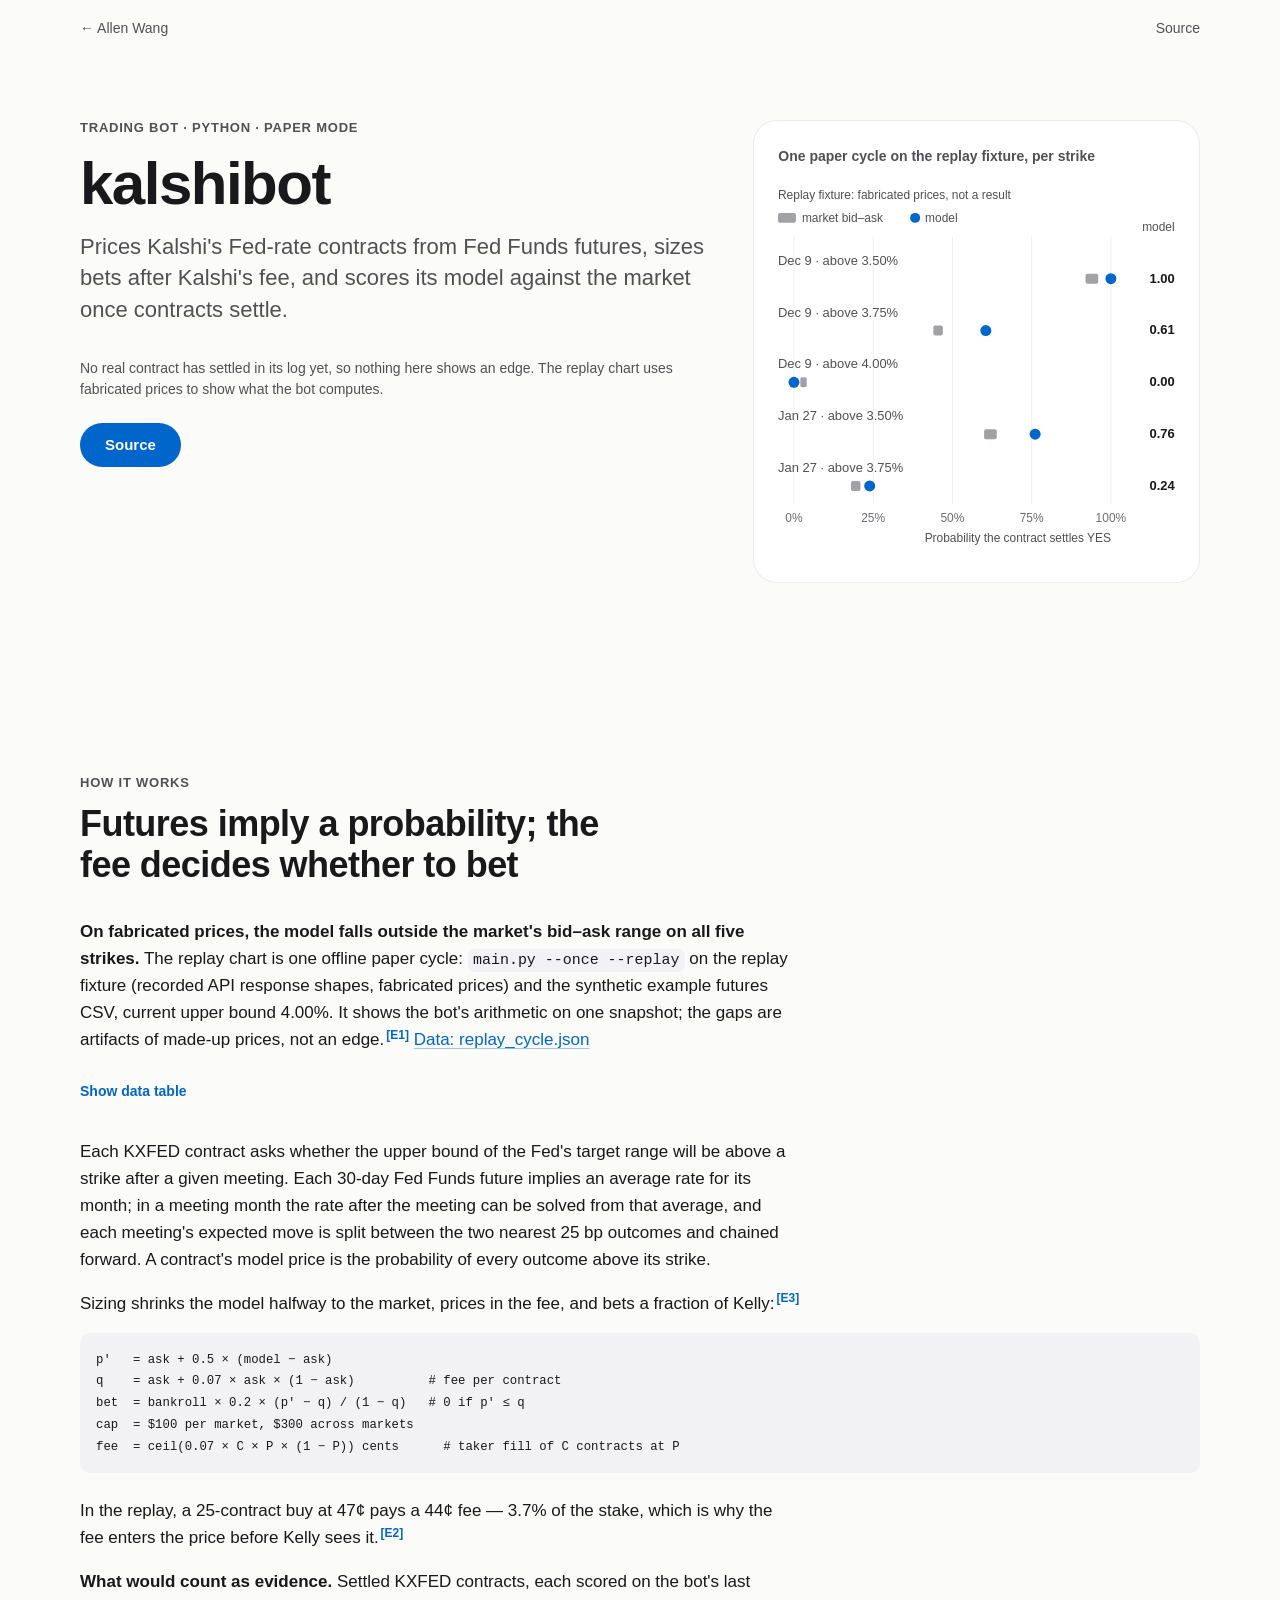
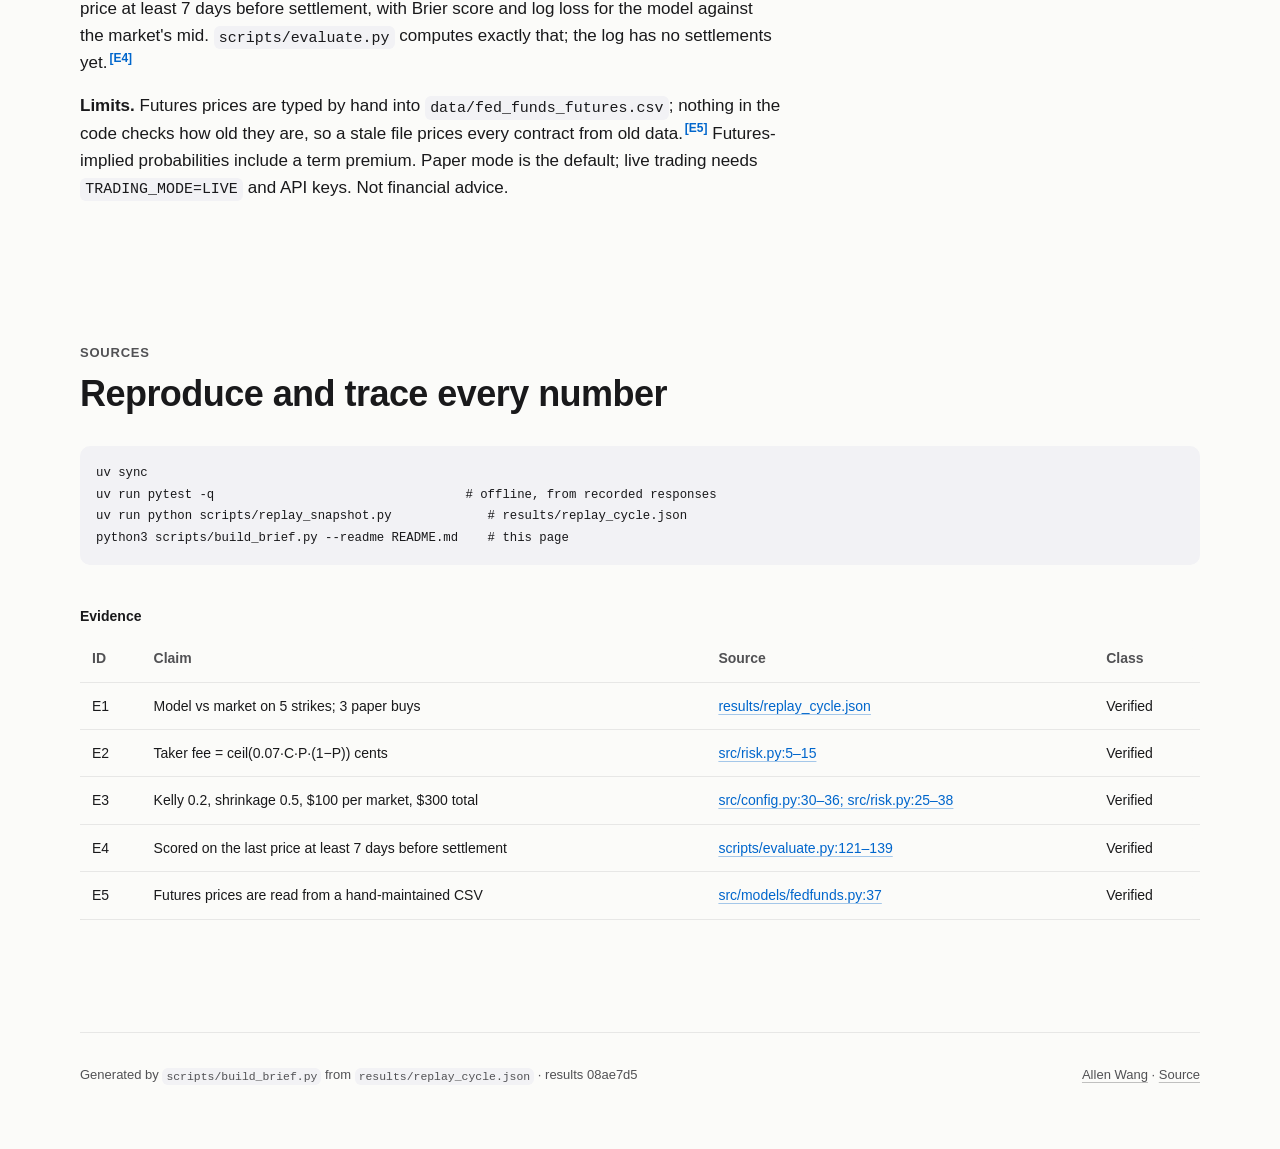
<file: docs/index.html>
<!doctype html>
<html lang="en">
<head>
<meta charset="utf-8">
<meta name="viewport" content="width=device-width, initial-scale=1">
<title>kalshibot · Allen Wang</title>
<meta name="description" content="A paper-trading bot that prices Kalshi Fed-rate contracts from Fed Funds futures and sizes bets after fees. No settled contracts yet, so no edge is claimed.">
<link rel="canonical" href="https://allenwang0.github.io/kalshibot/">
<meta name="color-scheme" content="light dark">
<meta property="og:type" content="article">
<meta property="og:title" content="kalshibot · Allen Wang">
<meta property="og:description" content="A paper-trading bot that prices Kalshi Fed-rate contracts from Fed Funds futures and sizes bets after fees. No settled contracts yet, so no edge is claimed.">
<meta property="og:url" content="https://allenwang0.github.io/kalshibot/">
<meta property="og:site_name" content="Allen Wang">
<script>try{var t=localStorage.getItem("theme");if(t==="light"||t==="dark")document.documentElement.setAttribute("data-theme",t)}catch(e){}addEventListener("beforeprint",function(){document.querySelectorAll("details").forEach(function(d){d.open=true})});</script>
<style>
/* report-kit v1.1 — shared tokens and components for project reports. Inlined by report_kit.py. */
:root {
  --space-1: 4px; --space-2: 8px; --space-3: 12px; --space-4: 16px; --space-5: 24px;
  --space-6: 32px; --space-7: 48px; --space-8: 64px; --space-9: 96px; --space-10: 128px;
  --page-max: 1120px; --measure: 720px; --gutter: 48px; --section-gap: 112px;
  --card-gap: 20px; --card-pad: 32px; --radius-card: 24px; --radius-sm: 10px; --nav-h: 44px;
  --font: -apple-system, BlinkMacSystemFont, "SF Pro Text", "Inter", "Segoe UI", Roboto, sans-serif;
  --mono: ui-monospace, "SF Mono", "JetBrains Mono", Menlo, Consolas, monospace;
  --fs-eyebrow: 13px; --fs-hero: clamp(36px, 5.2vw, 60px); --fs-hero-metric: clamp(44px, 7vw, 76px);
  --fs-h2: clamp(26px, 3.2vw, 36px); --fs-h3: 21px; --fs-card-h: clamp(17px, 1.6vw, 20px);
  --fs-card-metric: clamp(32px, 4vw, 44px); --fs-body: 17px; --fs-small: 14px; --fs-chart: 13px; --fs-code: 14px;
  --ease: cubic-bezier(.2, 0, 0, 1); --ease-out: cubic-bezier(.16, 1, .3, 1);
  --t-fast: 150ms; --t-mid: 220ms; --t-reveal: 320ms;
  --canvas: #FBFBF9; --surface: #FFFFFF; --surface-sunk: #F2F2F5;
  --text: #19191B; --text-2: #515154; --text-3: #6E6E73;
  --border: rgba(0, 0, 0, .08); --grid: rgba(0, 0, 0, .07);
  --accent: #0066CC; --focus-ring: 0 0 0 3px rgba(0, 102, 204, .45); --data-muted: #A1A1A6;
  --data-1: #0066CC; --data-2: #E07A00; --data-3: #2A9D8F; --data-4: #8E5BD0; --data-5: #C2410C; --data-6: #5F6B7A;
  --good: #1F7A4D; --bad: #B3261E; --caution: #8A5A00;
  color-scheme: light;
}
@media (prefers-color-scheme: dark) {
  :root:not([data-theme="light"]) {
    --canvas: #0B0B0B; --surface: #161618; --surface-sunk: #1F1F22;
    --text: #F5F5F7; --text-2: #A1A1A6; --text-3: #8A8A8E;
    --border: rgba(255, 255, 255, .10); --grid: rgba(255, 255, 255, .08);
    --accent: #3D9BFF; --focus-ring: 0 0 0 3px rgba(61, 155, 255, .55); --data-muted: #636366;
    --data-1: #3D9BFF; --data-2: #FF9A2E; --data-3: #45C2B3; --data-4: #AC82E6; --data-5: #EE6A33; --data-6: #8896A8;
    --good: #4CC38A; --bad: #F2726A; --caution: #E0B04A;
    color-scheme: dark;
  }
}
:root[data-theme="dark"] {
  --canvas: #0B0B0B; --surface: #161618; --surface-sunk: #1F1F22;
  --text: #F5F5F7; --text-2: #A1A1A6; --text-3: #8A8A8E;
  --border: rgba(255, 255, 255, .10); --grid: rgba(255, 255, 255, .08);
  --accent: #3D9BFF; --focus-ring: 0 0 0 3px rgba(61, 155, 255, .55); --data-muted: #636366;
  --data-1: #3D9BFF; --data-2: #FF9A2E; --data-3: #45C2B3; --data-4: #AC82E6; --data-5: #EE6A33; --data-6: #8896A8;
  --good: #4CC38A; --bad: #F2726A; --caution: #E0B04A;
  color-scheme: dark;
}
@media (max-width: 1067px) {
  :root { --measure: 680px; --gutter: 32px; --section-gap: 88px; --card-gap: 16px; --card-pad: 28px; }
}
@media (max-width: 734px) {
  :root { --measure: 100%; --gutter: 20px; --section-gap: 64px; --card-gap: 12px; --card-pad: 20px;
    --radius-card: 20px; --radius-sm: 8px; --fs-body: 16px; --fs-chart: 12px; }
}

/* Base */
*, *::before, *::after { box-sizing: border-box; }
html { scroll-behavior: smooth; -webkit-text-size-adjust: 100%; }
body { margin: 0; background: var(--canvas); color: var(--text); font: 400 var(--fs-body)/1.6 var(--font);
  -webkit-font-smoothing: antialiased; text-rendering: optimizeLegibility; }
h1, h2, h3, h4 { margin: 0; text-wrap: balance; }
p, li { text-wrap: pretty; }
p { margin: 0 0 var(--space-4); }
a { color: var(--accent); text-decoration: underline; text-decoration-thickness: 1px; text-underline-offset: 3px;
  text-decoration-color: color-mix(in srgb, currentColor 35%, transparent); transition: text-decoration-color var(--t-fast) var(--ease); }
a:hover { text-decoration-color: currentColor; }
:focus-visible { outline: 2px solid var(--accent); outline-offset: 2px; box-shadow: var(--focus-ring); border-radius: 4px; }
[id] { scroll-margin-top: calc(var(--nav-h) + var(--space-5)); }
code, pre, kbd { font-family: var(--mono); font-size: .88em; }
.num, table, .tabular, svg text { font-variant-numeric: tabular-nums; }
.sr-only { position: absolute; width: 1px; height: 1px; overflow: hidden; clip: rect(0 0 0 0); white-space: nowrap; }
.skip { position: absolute; left: var(--space-4); top: -60px; padding: var(--space-3) var(--space-4); background: var(--surface);
  border-radius: var(--radius-sm); z-index: 10; }
.skip:focus { top: var(--space-3); }
.wrap { max-width: calc(var(--page-max) + 2 * var(--gutter)); margin: 0 auto; padding: 0 var(--gutter); }
.prose { max-width: var(--measure); }
.muted { color: var(--text-2); }

/* Report header (identity row) */
.report-header { display: flex; justify-content: space-between; align-items: center; gap: var(--space-4);
  min-height: 56px; font-size: var(--fs-small); }
.report-header a { color: var(--text-2); text-decoration: none; padding: var(--space-3) 0; }
.report-header a:hover { color: var(--text); }

/* Hero */
.hero { padding-block: var(--space-8); }
.hero-grid { display: grid; grid-template-columns: 7fr 5fr; gap: var(--space-7); align-items: start; }
.eyebrow { font-size: var(--fs-eyebrow); font-weight: 600; line-height: 1.2; letter-spacing: .06em; text-transform: uppercase;
  color: var(--text-2); margin: 0 0 var(--space-4); }
.hero-title { font-size: var(--fs-hero); font-weight: 700; line-height: 1.05; letter-spacing: -.025em; }
.hero-sub { font-size: clamp(19px, 1.9vw, 22px); line-height: 1.45; color: var(--text-2); margin: var(--space-4) 0 var(--space-6); max-width: 34em; }
.hero-metric { margin: 0 0 var(--space-4); }
.hero-metric .value { display: block; font-size: var(--fs-hero-metric); font-weight: 700; line-height: 1; letter-spacing: -.03em;
  color: var(--accent); font-variant-numeric: tabular-nums; }
.hero-metric .label { display: block; margin-top: var(--space-2); font-size: 19px; font-weight: 600; line-height: 1.35; }
.hero-support { font-size: var(--fs-body); margin: 0 0 var(--space-2); }
.hero-context { font-size: var(--fs-small); line-height: 1.45; color: var(--text-2); margin: 0 0 var(--space-5); }
.actions { display: flex; flex-wrap: wrap; gap: var(--space-3); }
.btn { display: inline-flex; align-items: center; min-height: 44px; padding: 0 var(--space-5); border-radius: 999px;
  font-size: 15px; font-weight: 600; text-decoration: none; border: 1px solid var(--border); color: var(--text); background: var(--surface);
  transition: background var(--t-fast) var(--ease), transform var(--t-fast) var(--ease); }
.btn:hover { background: var(--surface-sunk); }
.btn:active { transform: scale(.98); }
.btn-primary { background: var(--accent); border-color: transparent; color: var(--canvas); }
.btn-primary:hover { background: color-mix(in srgb, var(--accent) 88%, #000); }
.hero-figure { margin: 0; background: var(--surface); border: 1px solid var(--border); border-radius: var(--radius-card); padding: var(--space-5); }
.hero-figure .card-label { margin-bottom: var(--space-4); }

/* Sticky section nav */
.report-nav { position: sticky; top: 0; z-index: 5; background: color-mix(in srgb, var(--canvas) 86%, transparent);
  -webkit-backdrop-filter: saturate(1.8) blur(16px); backdrop-filter: saturate(1.8) blur(16px); border-bottom: 1px solid var(--border); }
.report-nav ul, .report-toc ul { display: flex; gap: 0 var(--space-5); margin: 0 auto; padding: 0 var(--gutter); max-width: calc(var(--page-max) + 2 * var(--gutter));
  list-style: none; overflow-x: auto; scrollbar-width: none; }
.report-nav a, .report-toc a { display: flex; align-items: center; min-height: var(--nav-h); white-space: nowrap; font-size: var(--fs-small);
  color: var(--text-2); text-decoration: none; }
.report-nav a:hover, .report-toc a:hover { color: var(--text); }
/* Inline contents (Tier B): the nav's type and divider, not sticky, wraps instead of scrolling */
.report-toc { border-bottom: 1px solid var(--border); }
.report-toc ul { flex-wrap: wrap; overflow: visible; }

/* Sections */
.section { padding-top: var(--section-gap); }
.section-head { margin: 0 0 var(--space-6); max-width: var(--measure); }
.section-head h2 { font-size: var(--fs-h2); font-weight: 650; line-height: 1.15; letter-spacing: -.015em; }
.section-head .eyebrow { margin-bottom: var(--space-3); }
.section-head p { margin: var(--space-4) 0 0; color: var(--text-2); }
h3.sub { font-size: var(--fs-h3); font-weight: 600; line-height: 1.25; letter-spacing: -.01em; margin: var(--space-6) 0 var(--space-3); }
.anchor { margin-left: .3em; color: var(--text-3); text-decoration: none; opacity: 0; transition: opacity var(--t-fast) var(--ease); }
h2:hover .anchor, .anchor:focus-visible { opacity: 1; }

/* Bento grid: 12 / 6 / 1 columns */
.bento { display: grid; grid-template-columns: repeat(12, minmax(0, 1fr)); gap: var(--card-gap); align-items: start; }
.span-12 { grid-column: span 12; } .span-8 { grid-column: span 8; } .span-6 { grid-column: span 6; } .span-4 { grid-column: span 4; }
@media (max-width: 1067px) {
  .bento { grid-template-columns: repeat(6, minmax(0, 1fr)); }
  .span-12, .span-8, .span-4 { grid-column: span 6; } .span-6 { grid-column: span 3; }
  .hero-grid { grid-template-columns: 1fr; gap: var(--space-6); }
}
@media (max-width: 734px) {
  .bento { grid-template-columns: minmax(0, 1fr); }
  .bento > * { grid-column: 1 / -1; order: var(--p, 0); }
  .hero { padding-block: var(--space-6) var(--space-7); }
}

/* Cards */
.card { background: var(--surface); border: 1px solid var(--border); border-radius: var(--radius-card); padding: var(--card-pad); min-width: 0; }
a.card { display: block; color: inherit; text-decoration: none; transition: box-shadow var(--t-fast) var(--ease), transform var(--t-fast) var(--ease); }
a.card:hover { box-shadow: 0 6px 24px rgba(0, 0, 0, .06); transform: translateY(-2px); }
.card-heading { font-size: var(--fs-card-h); font-weight: 600; line-height: 1.3; margin: 0 0 var(--space-3); }
.card p { font-size: 15px; line-height: 1.55; color: var(--text-2); margin: 0 0 var(--space-3); }
.card p:last-child { margin-bottom: 0; }
.card-label { font-size: var(--fs-small); font-weight: 600; color: var(--text-2); margin: 0 0 var(--space-2); }
.metric { margin: 0 0 var(--space-3); }
.metric dt { font-size: var(--fs-small); font-weight: 600; color: var(--text-2); margin-bottom: var(--space-2); }
.metric dd { margin: 0; font-size: var(--fs-card-metric); font-weight: 650; line-height: 1.05; letter-spacing: -.02em; font-variant-numeric: tabular-nums; }
.metric .unit { font-size: .5em; font-weight: 600; letter-spacing: 0; color: var(--text-2); margin-left: .15em; }
.reported { display: inline-block; font-size: 12px; font-weight: 600; color: var(--caution); margin-left: var(--space-2); }

/* Comparison bars (HTML, inside cards) */
.cmp { display: grid; gap: var(--space-3); margin: var(--space-3) 0; }
.cmp-row { display: grid; grid-template-columns: minmax(0, 1fr); gap: var(--space-1); font-size: var(--fs-small); }
.cmp-head { display: flex; justify-content: space-between; gap: var(--space-3); }
.cmp-head b { font-weight: 600; font-variant-numeric: tabular-nums; }
.cmp-track { height: 8px; border-radius: 4px; background: var(--surface-sunk); overflow: hidden; }
.cmp-fill { display: block; height: 100%; border-radius: 4px; background: var(--data-muted); }
.cmp-fill.is-accent { background: var(--accent); }

/* Figure panel */
.figure { margin: 0; background: var(--surface); border: 1px solid var(--border); border-radius: var(--radius-card); padding: var(--card-pad); }
.figure + .figure, .figure + p, p + .figure, .note + .figure, .figure + .note { margin-top: var(--space-6); }
.fig-takeaway { font-size: var(--fs-card-h); font-weight: 600; line-height: 1.3; margin: 0 0 var(--space-1); }
.fig-question { font-size: var(--fs-small); color: var(--text-2); margin: 0 0 var(--space-5); }
svg[role=img] { max-width: 100%; height: auto; }
.fig-chart svg { display: block; width: 100%; overflow: visible; }
.v-t, .v-p { display: none; }
@media (max-width: 1067px) { .v-d { display: none; } .v-t { display: block; } }
@media (max-width: 734px) { .v-t { display: none; } .v-p { display: block; } }
.figure figcaption { font-size: var(--fs-small); line-height: 1.45; color: var(--text-2); margin-top: var(--space-5); max-width: var(--measure); }
.figure figcaption p { margin: 0 0 var(--space-2); }
.fig-chart img, .fig-chart picture, .hero-figure img, .hero-figure picture { display: block; max-width: 100%; height: auto; }
.fig-chart img, .hero-figure img { border-radius: var(--radius-sm); border: 1px solid var(--border); }
details.data { margin-top: var(--space-1); font-size: var(--fs-small); }
details.data summary { cursor: pointer; color: var(--accent); font-weight: 600; min-height: 44px; display: inline-flex; align-items: center; }
details.data summary::marker { color: var(--text-3); }

/* SVG chart grammar */
.c-axis { stroke: var(--text-3); stroke-width: 1; fill: none; }
.c-grid { stroke: var(--grid); stroke-width: 1; fill: none; }
.c-floor { stroke: var(--text-3); stroke-width: 1; stroke-dasharray: 4 3; fill: none; }
.c-band { fill: var(--surface-sunk); }
.c-muted { fill: var(--data-muted); } .c-accent { fill: var(--accent); }
.c-stroke-muted { stroke: var(--data-muted); fill: none; } .c-stroke-accent { stroke: var(--accent); fill: none; }
.c-whisker { stroke: var(--text); stroke-width: 1.5; fill: none; }
.c-label { fill: var(--text-2); font: 500 var(--fs-chart)/1.3 var(--font); }
.c-value { fill: var(--text); font: 600 var(--fs-chart)/1.3 var(--font); }
.c-tick { fill: var(--text-3); font: 500 12px/1 var(--font); }
.c-title { fill: var(--text-2); font: 500 12px/1 var(--font); }
.c-hi { fill: var(--accent); font-weight: 600; }
.c-node { fill: var(--surface); stroke: var(--text-3); stroke-width: 1; }
.c-node-sunk { fill: var(--surface-sunk); stroke: none; }
.c-free { fill: none; stroke: var(--text-3); stroke-width: 1; stroke-dasharray: 3 2; }
.c-line { stroke: var(--text-3); stroke-width: 1; fill: none; }
.c-line-accent { stroke: var(--accent); stroke-width: 1.5; fill: none; }

/* Technical note, code */
.note { background: var(--surface-sunk); border-radius: var(--radius-card); padding: var(--space-5); }
.note > h3 { font-size: var(--fs-card-h); font-weight: 600; margin: 0 0 var(--space-3); }
.note p:last-child { margin-bottom: 0; }
pre.code { margin: 0 0 var(--space-4); padding: var(--space-4); background: var(--surface-sunk); border-radius: var(--radius-sm);
  overflow-x: auto; font-size: var(--fs-code); line-height: 1.55; tab-size: 4; }
.note pre.code { background: var(--surface); }
:not(pre) > code { padding: .1em .35em; border-radius: 6px; background: var(--surface-sunk); }
/* short inline code never breaks inside a token; a pathological long one is clipped, never overflows */
:not(pre) > code, .nowrap { white-space: nowrap; }
:not(pre) > code { display: inline-block; max-width: 100%; overflow: hidden; text-overflow: ellipsis; vertical-align: bottom; line-height: 1.35; }
.note :not(pre) > code { background: var(--surface); }

/* Benchmark table */
.table-wrap { overflow-x: auto; margin: 0 0 var(--space-4);
  background: linear-gradient(to right, var(--tw-bg, var(--canvas)) 30%, transparent) left / 24px 100% no-repeat local,
    linear-gradient(to left, var(--tw-bg, var(--canvas)) 30%, transparent) right / 24px 100% no-repeat local,
    linear-gradient(to right, var(--grid), transparent) left / 8px 100% no-repeat scroll,
    linear-gradient(to left, var(--grid), transparent) right / 8px 100% no-repeat scroll; }
.card, .figure { --tw-bg: var(--surface); }
table.bench { border-collapse: collapse; width: 100%; font-size: var(--fs-small); }
.table-caption { font-size: var(--fs-small); font-weight: 600; color: var(--text); margin: 0 0 var(--space-2); }
table.bench th, table.bench td { padding: var(--space-3) var(--space-3); height: 44px; text-align: left; border-bottom: 1px solid var(--border); white-space: nowrap; }
table.bench thead th { font-weight: 600; color: var(--text-2); }
table.bench tbody th { font-weight: 500; }
table.bench .num { text-align: right; }

/* Methodology */
dl.method { display: grid; grid-template-columns: minmax(140px, 220px) minmax(0, 1fr); gap: 0 var(--space-6); margin: 0; max-width: 900px; font-size: 15px; }
dl.method dt, dl.method dd { padding: var(--space-3) 0; border-top: 1px solid var(--border); margin: 0; }
dl.method dt { font-weight: 600; color: var(--text-2); }
@media (max-width: 734px) { dl.method { grid-template-columns: minmax(0, 1fr); } dl.method dd { border-top: 0; padding-top: 0; } }

/* Lists: limitations, reproduce, sources */
ul.limits { list-style: none; padding: 0; margin: 0; max-width: var(--measure); }
ul.limits li { position: relative; padding: 0 0 var(--space-4) var(--space-6); }
ul.limits li::before { content: ""; position: absolute; left: 4px; top: .55em; width: 8px; height: 8px; border-radius: 2px; background: var(--caution); }
ul.limits b { font-weight: 600; }
ol.steps { padding: 0; margin: 0; max-width: 900px; list-style: none; counter-reset: step; }
ol.steps > li { counter-increment: step; position: relative; padding-left: var(--space-7); margin-bottom: var(--space-5); }
ol.steps > li::before { content: counter(step); position: absolute; left: 0; top: 0; width: 28px; height: 28px; border-radius: 50%;
  background: var(--surface-sunk); font-size: var(--fs-small); font-weight: 600; display: grid; place-items: center; }
ol.steps p { margin: 0 0 var(--space-2); }
.ref { font-size: 12px; font-weight: 600; text-decoration: none; vertical-align: super; line-height: 0; margin-left: 2px; white-space: nowrap; }
.ref:hover { text-decoration: underline; }
table.bench td.wrap-ok { white-space: normal; min-width: 220px; }

/* Footer */
.report-footer { margin-top: var(--section-gap); padding: var(--space-6) 0 var(--space-8); border-top: 1px solid var(--border);
  font-size: 13px; color: var(--text-2); display: flex; flex-wrap: wrap; justify-content: space-between; gap: var(--space-3); }
.report-footer a { color: var(--text-2); }

@media (prefers-reduced-motion: reduce) {
  html { scroll-behavior: auto; }
  *, *::before, *::after { transition-duration: 0ms !important; animation-duration: 0ms !important; }
}
@media print {
  :root:not(#print) { --canvas: #fff; --surface: #fff; --surface-sunk: #F2F2F5; --text: #19191B; --text-2: #515154; --text-3: #6E6E73;
    --accent: #0066CC; --data-muted: #A1A1A6; --border: rgba(0, 0, 0, .15); --grid: rgba(0, 0, 0, .1);
    --caution: #8A5A00; color-scheme: light; }
  .report-nav, .skip, .actions, .anchor { display: none !important; }
  .section { padding-top: var(--space-7); }
  .figure, .card, .note, pre, table { break-inside: avoid; }
  .v-d { display: block !important; } .v-t, .v-p { display: none !important; }
  a.src[href^="http"]::after { content: " (" attr(href) ")"; font-size: 11px; color: var(--text-2); word-break: break-all; }
  details.data > *:not(summary) { display: block; }
}
</style>
</head>
<body>
<a class="skip" href="#main">Skip to content</a>
<header class="wrap"><nav class="report-header" aria-label="Site"><a href="https://allenwang0.github.io/">← Allen Wang</a><span><a href="https://github.com/allenwang0/kalshibot">Source</a></span></nav></header>
<main id="main">
<section class="hero wrap" aria-labelledby="title"><div class="hero-grid"><div><p class="eyebrow">Trading bot · Python · Paper mode</p><h1 class="hero-title" id="title">kalshibot</h1><p class="hero-sub">Prices Kalshi&#x27;s Fed-rate contracts from Fed Funds futures, sizes bets after Kalshi&#x27;s fee, and scores its model against the market once contracts settle.</p><p class="hero-context">No real contract has settled in its log yet, so nothing here shows an edge. The replay chart uses fabricated prices to show what the bot computes.</p><div class="actions"><a href="https://github.com/allenwang0/kalshibot" class="btn btn-primary">Source</a></div></div><div class="hero-figure"><p class="card-label">One paper cycle on the replay fixture, per strike</p><div class="v-d"><svg xmlns="http://www.w3.org/2000/svg" viewBox="0 0 398 368" width="398" height="368" role="img" aria-labelledby="rp-d-title rp-d-desc"><title id="rp-d-title">Model probability against the market&#x27;s bid-ask range per strike</title><desc id="rp-d-desc">Dec 9 · above 3.50%: market 92–96 cents, model 1.00; Dec 9 · above 3.75%: market 44–47 cents, model 0.61; Dec 9 · above 4.00%: market 2–4 cents, model 0.00; Jan 27 · above 3.50%: market 60–64 cents, model 0.76; Jan 27 · above 3.75%: market 18–21 cents, model 0.24. Fabricated replay prices and synthetic futures; not market data.</desc><path class="c-grid" d="M16 54V322"/><text x="16" y="340" class="c-tick" text-anchor="middle">0%</text><path class="c-grid" d="M95.5 54V322"/><text x="95.5" y="340" class="c-tick" text-anchor="middle">25%</text><path class="c-grid" d="M175 54V322"/><text x="175" y="340" class="c-tick" text-anchor="middle">50%</text><path class="c-grid" d="M254.5 54V322"/><text x="254.5" y="340" class="c-tick" text-anchor="middle">75%</text><path class="c-grid" d="M334 54V322"/><text x="334" y="340" class="c-tick" text-anchor="middle">100%</text><text x="0" y="16" class="c-title">Replay fixture: fabricated prices, not a result</text><rect x="0" y="30" width="18" height="10" rx="2" class="c-muted"/><text x="24" y="39" class="c-title">market bid–ask</text><circle cx="137.6" cy="35" r="5" class="c-accent"/><text x="147.6" y="39" class="c-title">model</text><text x="0" y="82" class="c-label">Dec 9 · above 3.50%</text><rect x="308.6" y="91" width="12.7" height="10" rx="2" class="c-muted"/><circle cx="334" cy="96" r="5.5" class="c-accent"/><text x="398" y="100" class="c-value" text-anchor="end">1.00</text><text x="0" y="134" class="c-label">Dec 9 · above 3.75%</text><rect x="155.9" y="143" width="9.5" height="10" rx="2" class="c-muted"/><circle cx="208.5" cy="148" r="5.5" class="c-accent"/><text x="398" y="152" class="c-value" text-anchor="end">0.61</text><text x="0" y="186" class="c-label">Dec 9 · above 4.00%</text><rect x="22.4" y="195" width="6.4" height="10" rx="2" class="c-muted"/><circle cx="16" cy="200" r="5.5" class="c-accent"/><text x="398" y="204" class="c-value" text-anchor="end">0.00</text><text x="0" y="238" class="c-label">Jan 27 · above 3.50%</text><rect x="206.8" y="247" width="12.7" height="10" rx="2" class="c-muted"/><circle cx="258" cy="252" r="5.5" class="c-accent"/><text x="398" y="256" class="c-value" text-anchor="end">0.76</text><text x="0" y="290" class="c-label">Jan 27 · above 3.75%</text><rect x="73.2" y="299" width="9.5" height="10" rx="2" class="c-muted"/><circle cx="92" cy="304" r="5.5" class="c-accent"/><text x="398" y="308" class="c-value" text-anchor="end">0.24</text><text x="398" y="48" class="c-title" text-anchor="end">model</text><text x="334" y="360" class="c-title" text-anchor="end">Probability the contract settles YES</text></svg></div><div class="v-t"><svg xmlns="http://www.w3.org/2000/svg" viewBox="0 0 640 308" width="640" height="308" role="img" aria-labelledby="rp-t-title rp-t-desc"><title id="rp-t-title">Model probability against the market&#x27;s bid-ask range per strike</title><desc id="rp-t-desc">Dec 9 · above 3.50%: market 92–96 cents, model 1.00; Dec 9 · above 3.75%: market 44–47 cents, model 0.61; Dec 9 · above 4.00%: market 2–4 cents, model 0.00; Jan 27 · above 3.50%: market 60–64 cents, model 0.76; Jan 27 · above 3.75%: market 18–21 cents, model 0.24. Fabricated replay prices and synthetic futures; not market data.</desc><path class="c-grid" d="M182 54V262"/><text x="182" y="280" class="c-tick" text-anchor="middle">0%</text><path class="c-grid" d="M280.5 54V262"/><text x="280.5" y="280" class="c-tick" text-anchor="middle">25%</text><path class="c-grid" d="M379 54V262"/><text x="379" y="280" class="c-tick" text-anchor="middle">50%</text><path class="c-grid" d="M477.5 54V262"/><text x="477.5" y="280" class="c-tick" text-anchor="middle">75%</text><path class="c-grid" d="M576 54V262"/><text x="576" y="280" class="c-tick" text-anchor="middle">100%</text><text x="0" y="16" class="c-title">Replay fixture: fabricated prices, not a result</text><rect x="0" y="30" width="18" height="10" rx="2" class="c-muted"/><text x="24" y="39" class="c-title">market bid–ask</text><circle cx="137.6" cy="35" r="5" class="c-accent"/><text x="147.6" y="39" class="c-title">model</text><text x="166" y="86" class="c-label" text-anchor="end">Dec 9 · above 3.50%</text><rect x="544.5" y="77" width="15.8" height="10" rx="2" class="c-muted"/><circle cx="576" cy="82" r="5.5" class="c-accent"/><text x="640" y="86" class="c-value" text-anchor="end">1.00</text><text x="166" y="126" class="c-label" text-anchor="end">Dec 9 · above 3.75%</text><rect x="355.4" y="117" width="11.8" height="10" rx="2" class="c-muted"/><circle cx="420.5" cy="122" r="5.5" class="c-accent"/><text x="640" y="126" class="c-value" text-anchor="end">0.61</text><text x="166" y="166" class="c-label" text-anchor="end">Dec 9 · above 4.00%</text><rect x="189.9" y="157" width="7.9" height="10" rx="2" class="c-muted"/><circle cx="182" cy="162" r="5.5" class="c-accent"/><text x="640" y="166" class="c-value" text-anchor="end">0.00</text><text x="166" y="206" class="c-label" text-anchor="end">Jan 27 · above 3.50%</text><rect x="418.4" y="197" width="15.8" height="10" rx="2" class="c-muted"/><circle cx="481.9" cy="202" r="5.5" class="c-accent"/><text x="640" y="206" class="c-value" text-anchor="end">0.76</text><text x="166" y="246" class="c-label" text-anchor="end">Jan 27 · above 3.75%</text><rect x="252.9" y="237" width="11.8" height="10" rx="2" class="c-muted"/><circle cx="276.1" cy="242" r="5.5" class="c-accent"/><text x="640" y="246" class="c-value" text-anchor="end">0.24</text><text x="640" y="48" class="c-title" text-anchor="end">model</text><text x="576" y="300" class="c-title" text-anchor="end">Probability the contract settles YES</text></svg></div><div class="v-p"><svg xmlns="http://www.w3.org/2000/svg" viewBox="0 0 280 368" width="280" height="368" role="img" aria-labelledby="rp-p-title rp-p-desc"><title id="rp-p-title">Model probability against the market&#x27;s bid-ask range per strike</title><desc id="rp-p-desc">Dec 9 · above 3.50%: market 92–96 cents, model 1.00; Dec 9 · above 3.75%: market 44–47 cents, model 0.61; Dec 9 · above 4.00%: market 2–4 cents, model 0.00; Jan 27 · above 3.50%: market 60–64 cents, model 0.76; Jan 27 · above 3.75%: market 18–21 cents, model 0.24. Fabricated replay prices and synthetic futures; not market data.</desc><path class="c-grid" d="M16 54V322"/><text x="16" y="340" class="c-tick" text-anchor="middle">0%</text><path class="c-grid" d="M66 54V322"/><text x="66" y="340" class="c-tick" text-anchor="middle">25%</text><path class="c-grid" d="M116 54V322"/><text x="116" y="340" class="c-tick" text-anchor="middle">50%</text><path class="c-grid" d="M166 54V322"/><text x="166" y="340" class="c-tick" text-anchor="middle">75%</text><path class="c-grid" d="M216 54V322"/><text x="216" y="340" class="c-tick" text-anchor="middle">100%</text><text x="0" y="16" class="c-title">Replay fixture: fabricated prices, not a result</text><rect x="0" y="30" width="18" height="10" rx="2" class="c-muted"/><text x="24" y="39" class="c-title">market bid–ask</text><circle cx="137.6" cy="35" r="5" class="c-accent"/><text x="147.6" y="39" class="c-title">model</text><text x="0" y="82" class="c-label">Dec 9 · above 3.50%</text><rect x="200" y="91" width="8" height="10" rx="2" class="c-muted"/><circle cx="216" cy="96" r="5.5" class="c-accent"/><text x="280" y="100" class="c-value" text-anchor="end">1.00</text><text x="0" y="134" class="c-label">Dec 9 · above 3.75%</text><rect x="104" y="143" width="6" height="10" rx="2" class="c-muted"/><circle cx="137.1" cy="148" r="5.5" class="c-accent"/><text x="280" y="152" class="c-value" text-anchor="end">0.61</text><text x="0" y="186" class="c-label">Dec 9 · above 4.00%</text><rect x="20" y="195" width="4" height="10" rx="2" class="c-muted"/><circle cx="16" cy="200" r="5.5" class="c-accent"/><text x="280" y="204" class="c-value" text-anchor="end">0.00</text><text x="0" y="238" class="c-label">Jan 27 · above 3.50%</text><rect x="136" y="247" width="8" height="10" rx="2" class="c-muted"/><circle cx="168.2" cy="252" r="5.5" class="c-accent"/><text x="280" y="256" class="c-value" text-anchor="end">0.76</text><text x="0" y="290" class="c-label">Jan 27 · above 3.75%</text><rect x="52" y="299" width="6" height="10" rx="2" class="c-muted"/><circle cx="63.8" cy="304" r="5.5" class="c-accent"/><text x="280" y="308" class="c-value" text-anchor="end">0.24</text><text x="280" y="48" class="c-title" text-anchor="end">model</text><text x="216" y="360" class="c-title" text-anchor="end">Probability the contract settles YES</text></svg></div></div></div></section><section class="section wrap" aria-labelledby="how"><div class="section-head"><p class="eyebrow">How it works</p><h2 id="how">Futures imply a probability; the fee decides whether to bet<a class="anchor" href="#how" aria-label="Link to this section">#</a></h2></div><div class="prose"><p><b>On fabricated prices, the model falls outside the market&#x27;s bid–ask range on all five strikes.</b> The replay chart is one offline paper cycle: <code>main.py --once --replay</code> on the replay fixture (recorded API response shapes, fabricated prices) and the synthetic example futures CSV, current upper bound 4.00%. It shows the bot's arithmetic on one snapshot; the gaps are artifacts of made-up prices, not an edge.<a class="ref" href="#evidence-e1" aria-label="Evidence E1">[E1]</a> <a class="src" href="https://github.com/allenwang0/kalshibot/blob/08ae7d51f97ac0b443214484e6ebcbee281bd855/results/replay_cycle.json">Data: replay_cycle.json</a></p></div><details class="data"><summary>Show data table</summary><p class="table-caption">Replay cycle per strike</p><div class="table-wrap" tabindex="0" role="region" aria-label="Replay cycle per strike"><table class="bench" aria-label="Replay cycle per strike"><thead><tr><th scope="col">Strike</th><th scope="col" class="num">Best bid (¢)</th><th scope="col" class="num">Best ask (¢)</th><th scope="col" class="num">Model p</th><th scope="col">Action</th></tr></thead><tbody><tr><th scope="row">Dec 9 · above 3.50%</th><td class="num">92</td><td class="num">96</td><td class="num">1.000</td><td>buy 25</td></tr><tr><th scope="row">Dec 9 · above 3.75%</th><td class="num">44</td><td class="num">47</td><td class="num">0.605</td><td>buy 25</td></tr><tr><th scope="row">Dec 9 · above 4.00%</th><td class="num">2</td><td class="num">4</td><td class="num">0.000</td><td>hold</td></tr><tr><th scope="row">Jan 27 · above 3.50%</th><td class="num">60</td><td class="num">64</td><td class="num">0.761</td><td>buy 25</td></tr><tr><th scope="row">Jan 27 · above 3.75%</th><td class="num">18</td><td class="num">21</td><td class="num">0.239</td><td>hold</td></tr></tbody></table></div></details><div class="prose" style="margin-top:24px"><p>Each KXFED contract asks whether the upper bound of the Fed's target range will be above a strike after a given meeting. Each 30-day Fed Funds future implies an average rate for its month; in a meeting month the rate after the meeting can be solved from that average, and each meeting's expected move is split between the two nearest 25 bp outcomes and chained forward. A contract's model price is the probability of every outcome above its strike.</p><p>Sizing shrinks the model halfway to the market, prices in the fee, and bets a fraction of Kelly:<a class="ref" href="#evidence-e3" aria-label="Evidence E3">[E3]</a></p></div><pre class="code" tabindex="0" aria-label="Sizing rule"><code>p&#x27;   = ask + 0.5 × (model − ask)
q    = ask + 0.07 × ask × (1 − ask)          # fee per contract
bet  = bankroll × 0.2 × (p&#x27; − q) / (1 − q)   # 0 if p&#x27; ≤ q
cap  = $100 per market, $300 across markets
fee  = ceil(0.07 × C × P × (1 − P)) cents      # taker fill of C contracts at P</code></pre><div class="prose" style="margin-top:24px"><p>In the replay, a 25-contract buy at 47¢ pays a 44¢ fee — 3.7% of the stake, which is why the fee enters the price before Kelly sees it.<a class="ref" href="#evidence-e2" aria-label="Evidence E2">[E2]</a></p><p><b>What would count as evidence.</b> Settled KXFED contracts, each scored on the bot's last price at least 7 days before settlement, with Brier score and log loss for the model against the market's mid. <code>scripts/evaluate.py</code> computes exactly that; the log has no settlements yet.<a class="ref" href="#evidence-e4" aria-label="Evidence E4">[E4]</a></p><p><b>Limits.</b> Futures prices are typed by hand into <code>data/fed_funds_futures.csv</code>; nothing in the code checks how old they are, so a stale file prices every contract from old data.<a class="ref" href="#evidence-e5" aria-label="Evidence E5">[E5]</a> Futures-implied probabilities include a term premium. Paper mode is the default; live trading needs <code>TRADING_MODE=LIVE</code> and API keys. Not financial advice.</p></div></section><section class="section wrap" aria-labelledby="evidence"><div class="section-head"><p class="eyebrow">Sources</p><h2 id="evidence">Reproduce and trace every number<a class="anchor" href="#evidence" aria-label="Link to this section">#</a></h2></div><pre class="code" tabindex="0" aria-label="Reproduce"><code>uv sync
uv run pytest -q                                  # offline, from recorded responses
uv run python scripts/replay_snapshot.py             # results/replay_cycle.json
python3 scripts/build_brief.py --readme README.md    # this page</code></pre><div style="margin-top:40px"></div><p class="table-caption">Evidence</p><div class="table-wrap" tabindex="0" role="region" aria-label="Evidence"><table class="bench" aria-label="Evidence"><thead><tr><th scope="col">ID</th><th scope="col">Claim</th><th scope="col">Source</th><th scope="col">Class</th></tr></thead><tbody><tr><th scope="row"><span id="evidence-e1">E1</span></th><td class="wrap-ok">Model vs market on 5 strikes; 3 paper buys</td><td class="wrap-ok"><a class="src" href="https://github.com/allenwang0/kalshibot/blob/08ae7d51f97ac0b443214484e6ebcbee281bd855/results/replay_cycle.json">results/replay_cycle.json</a></td><td>Verified</td></tr><tr><th scope="row"><span id="evidence-e2">E2</span></th><td class="wrap-ok">Taker fee = ceil(0.07·C·P·(1−P)) cents</td><td class="wrap-ok"><a class="src" href="https://github.com/allenwang0/kalshibot/blob/45a06515b83bb7eb8be9723d4b0fa4df56cd0d46/src/risk.py#L5-L15">src/risk.py:5–15</a></td><td>Verified</td></tr><tr><th scope="row"><span id="evidence-e3">E3</span></th><td class="wrap-ok">Kelly 0.2, shrinkage 0.5, $100 per market, $300 total</td><td class="wrap-ok"><a class="src" href="https://github.com/allenwang0/kalshibot/blob/6bdfba21f6310938c18364e9dbe3a9d979ded5a6/src/config.py#L30-L36">src/config.py:30–36; src/risk.py:25–38</a></td><td>Verified</td></tr><tr><th scope="row"><span id="evidence-e4">E4</span></th><td class="wrap-ok">Scored on the last price at least 7 days before settlement</td><td class="wrap-ok"><a class="src" href="https://github.com/allenwang0/kalshibot/blob/10d287280633e5771e33a09df929ebcc515c22ef/scripts/evaluate.py#L121-L139">scripts/evaluate.py:121–139</a></td><td>Verified</td></tr><tr><th scope="row"><span id="evidence-e5">E5</span></th><td class="wrap-ok">Futures prices are read from a hand-maintained CSV</td><td class="wrap-ok"><a class="src" href="https://github.com/allenwang0/kalshibot/blob/5cd8cbe91791748c6e33aab276570f467369110d/src/models/fedfunds.py#L37">src/models/fedfunds.py:37</a></td><td>Verified</td></tr></tbody></table></div></section>
</main>
<footer class="wrap"><div class="report-footer"><span>Generated by <code>scripts/build_brief.py</code> from <code>results/replay_cycle.json</code> · results 08ae7d5</span><span><a href="https://allenwang0.github.io/">Allen Wang</a> · <a href="https://github.com/allenwang0/kalshibot">Source</a></span></div></footer>
</body>
</html>
</file>
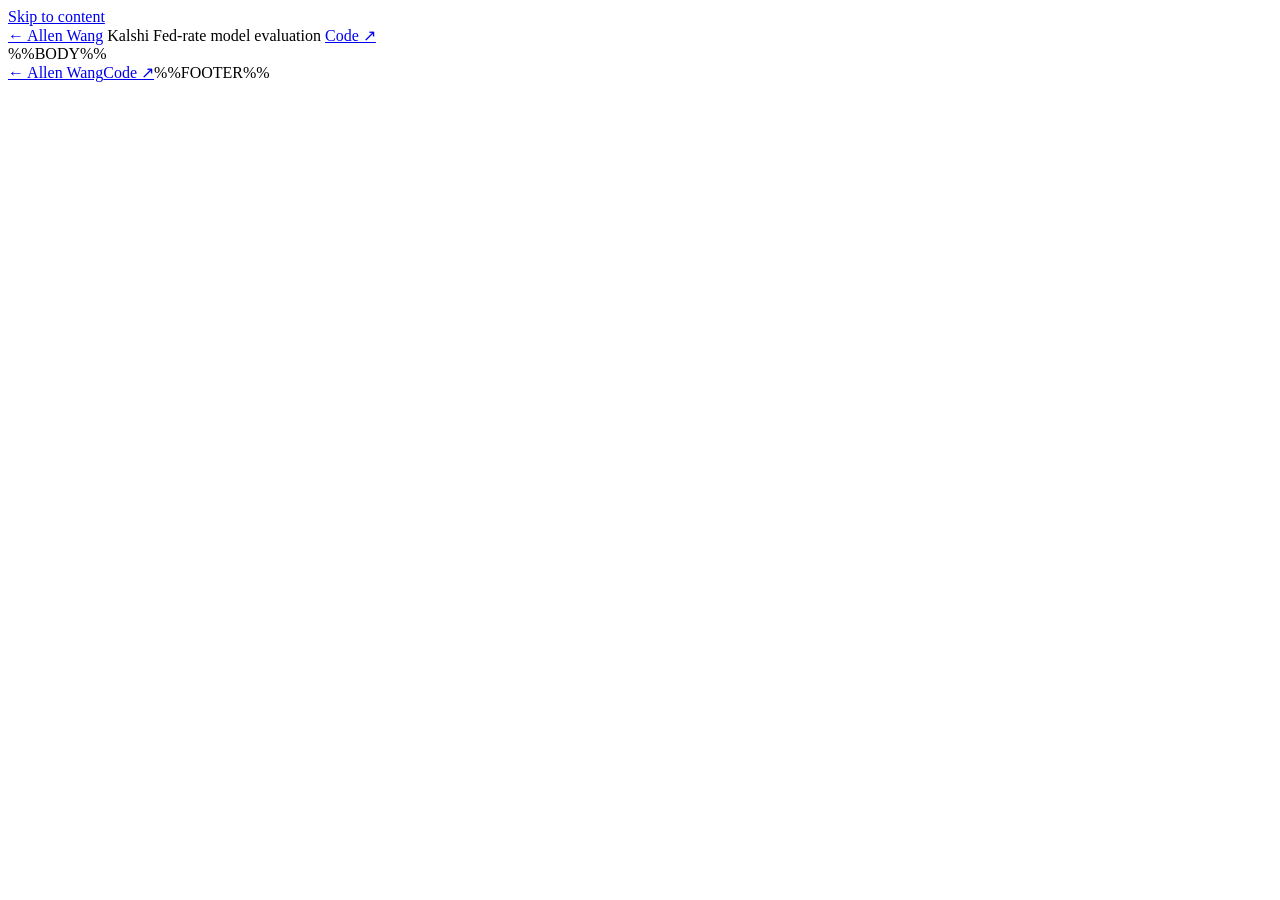
<file: docs/report.template.html>
<!doctype html>
<html lang="en">
<head>
<meta charset="utf-8">
<meta name="viewport" content="width=device-width, initial-scale=1, viewport-fit=cover">
<title>Kalshi Fed-rate model evaluation · Allen Wang</title>
<meta name="description" content="%%DESCRIPTION%%">
<meta name="theme-color" content="#f5f5f7" media="(prefers-color-scheme: light)">
<meta name="theme-color" content="#0b0b0b" media="(prefers-color-scheme: dark)">
<link rel="icon" href="data:,">
<script>try{var t=localStorage.getItem("theme");if(t==="light"||t==="dark")document.documentElement.setAttribute("data-theme",t)}catch(e){}</script>
<style>
%%KIT_CSS%%
</style>
<style>
%%LOCAL_CSS%%</style>
</head>
<body>
<a class="skip" href="#main">Skip to content</a>
<header class="bar">
  <div class="wrap">
    <a class="back" href="https://allenwang0.github.io/">← Allen Wang</a>
    <span class="title" aria-hidden="true">Kalshi Fed-rate model evaluation</span>
    <a class="pill" href="%%REPO%%">Code ↗</a>
  </div>
</header>
<main id="main">
%%BODY%%
</main>
<footer><div class="wrap"><span><a href="https://allenwang0.github.io/">← Allen Wang</a><a href="%%REPO%%">Code ↗</a></span><span>%%FOOTER%%</span></div></footer>
<script type="application/json" id="kb-data">%%DATA%%</script>
<script>
%%KIT_JS%%
</script>
<script>
%%LOCAL_JS%%
</script>
</body>
</html>
</file>
